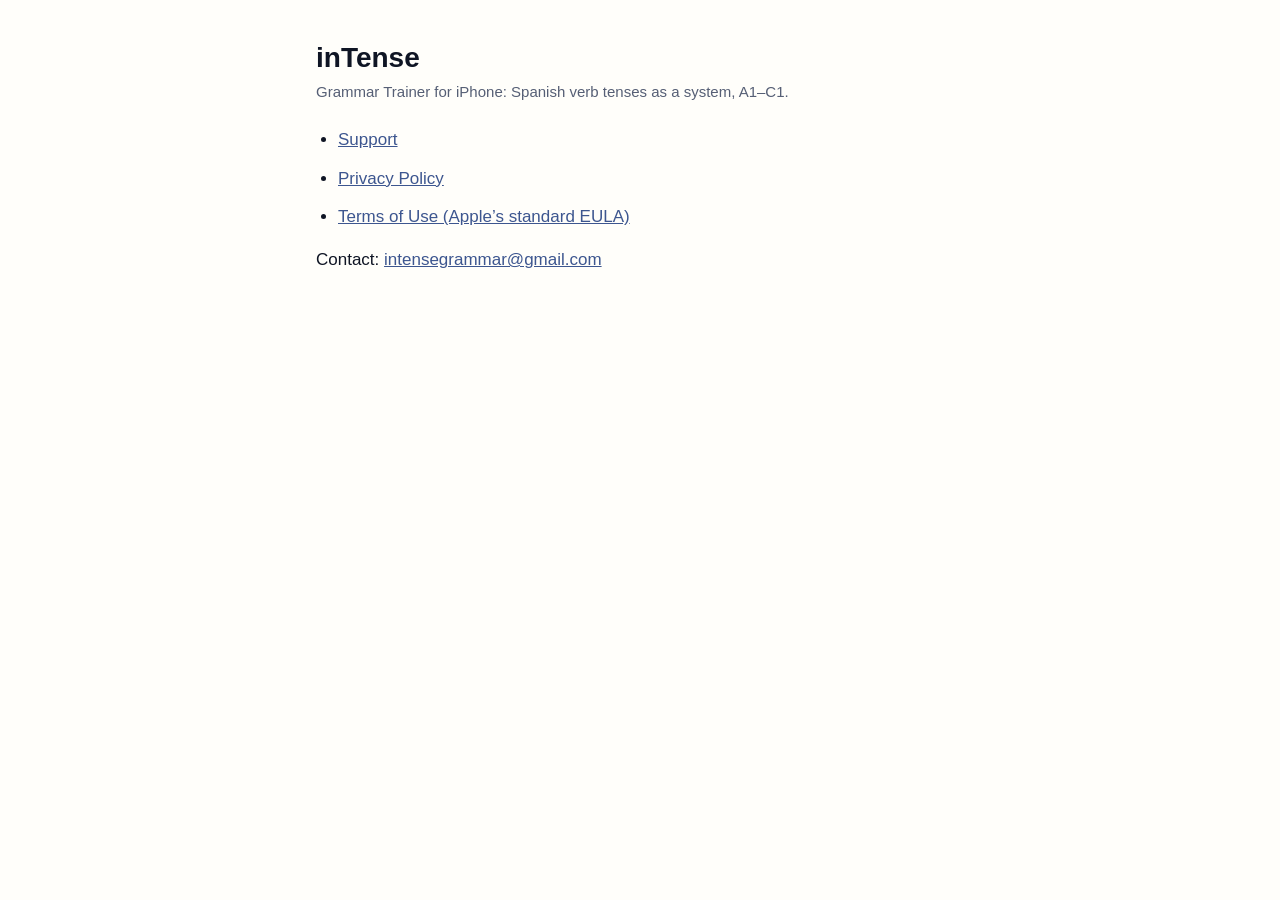
<file: index.html>
<!doctype html>
<html lang="en">
<head>
<meta charset="utf-8">
<meta name="viewport" content="width=device-width, initial-scale=1">
<title>inTense</title>
<link rel="stylesheet" href="style.css">
</head>
<body>
<main>
<h1>inTense</h1>
<p class="meta">Grammar Trainer for iPhone: Spanish verb tenses as a system, A1–C1.</p>
<ul>
<li><a href="support.html">Support</a></li>
<li><a href="privacy.html">Privacy Policy</a></li>
<li><a href="https://www.apple.com/legal/internet-services/itunes/dev/stdeula/">Terms of Use (Apple’s standard EULA)</a></li>
</ul>
<p>Contact: <a href="mailto:intensegrammar@gmail.com">intensegrammar@gmail.com</a></p>
</main>
</body>
</html>
</file>
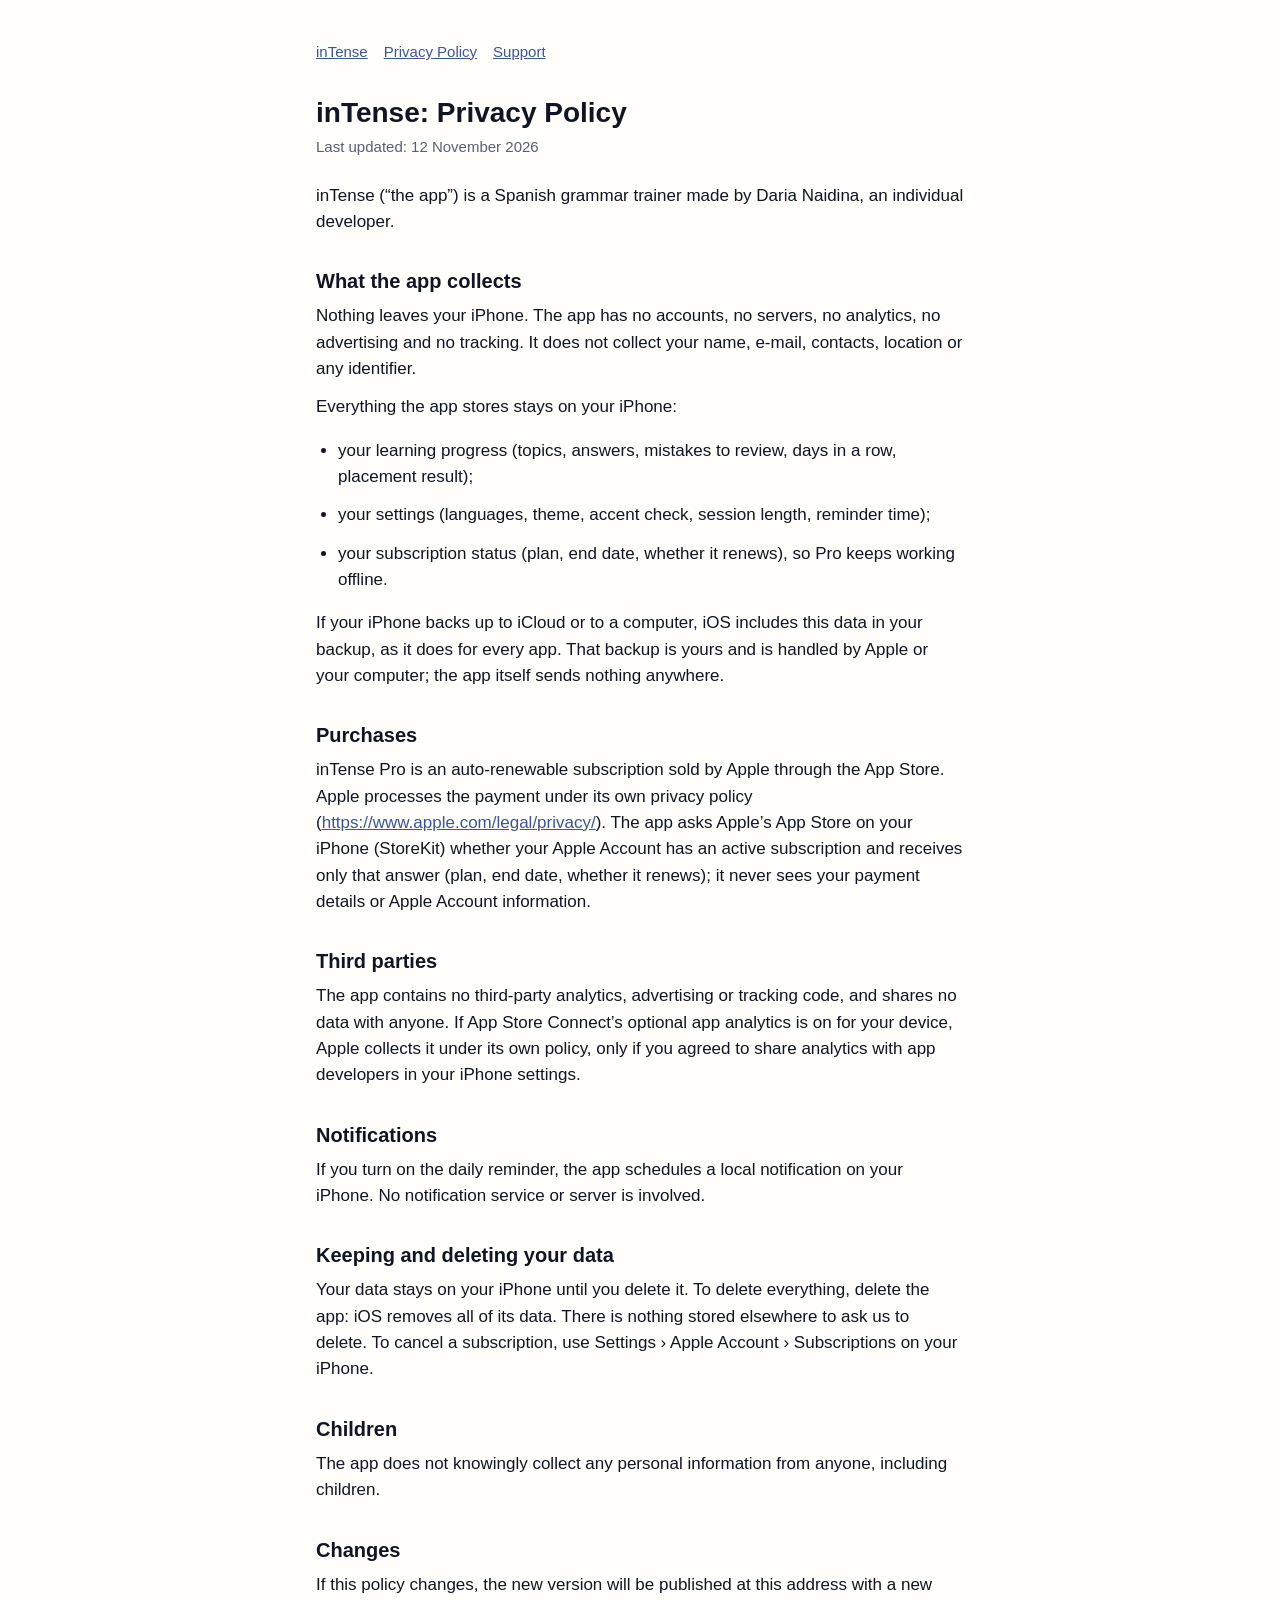
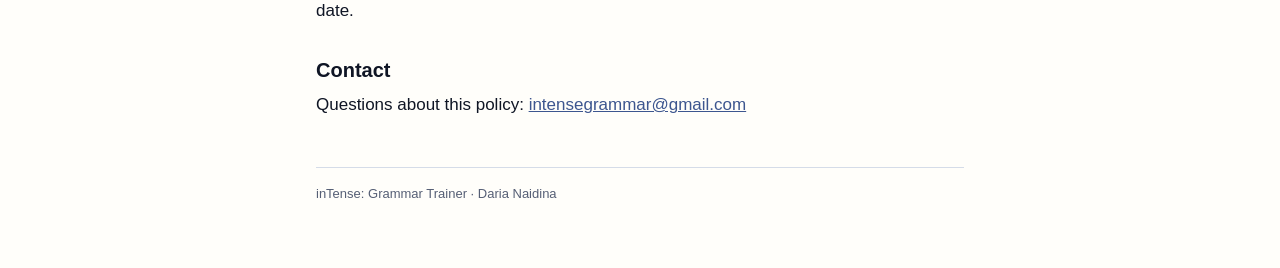
<file: privacy.html>
<!doctype html>
<html lang="en">
<head>
<meta charset="utf-8">
<meta name="viewport" content="width=device-width, initial-scale=1">
<title>inTense: Privacy Policy</title>
<link rel="stylesheet" href="style.css">
</head>
<body>
<main>
<nav><a href="index.html">inTense</a><a href="privacy.html">Privacy Policy</a><a href="support.html">Support</a></nav>
<h1>inTense: Privacy Policy</h1>
<p class="meta">Last updated: 12 November 2026</p>

<p>inTense (“the app”) is a Spanish grammar trainer made by Daria Naidina, an individual developer.</p>

<h2>What the app collects</h2>
<p>Nothing leaves your iPhone. The app has no accounts, no servers, no analytics, no advertising and no tracking. It does not collect your name, e-mail, contacts, location or any identifier.</p>
<p>Everything the app stores stays on your iPhone:</p>
<ul>
<li>your learning progress (topics, answers, mistakes to review, days in a row, placement result);</li>
<li>your settings (languages, theme, accent check, session length, reminder time);</li>
<li>your subscription status (plan, end date, whether it renews), so Pro keeps working offline.</li>
</ul>
<p>If your iPhone backs up to iCloud or to a computer, iOS includes this data in your backup, as it does for every app. That backup is yours and is handled by Apple or your computer; the app itself sends nothing anywhere.</p>

<h2>Purchases</h2>
<p>inTense Pro is an auto-renewable subscription sold by Apple through the App Store. Apple processes the payment under its own privacy policy (<a href="https://www.apple.com/legal/privacy/">https://www.apple.com/legal/privacy/</a>). The app asks Apple’s App Store on your iPhone (StoreKit) whether your Apple Account has an active subscription and receives only that answer (plan, end date, whether it renews); it never sees your payment details or Apple Account information.</p>

<h2>Third parties</h2>
<p>The app contains no third-party analytics, advertising or tracking code, and shares no data with anyone. If App Store Connect’s optional app analytics is on for your device, Apple collects it under its own policy, only if you agreed to share analytics with app developers in your iPhone settings.</p>

<h2>Notifications</h2>
<p>If you turn on the daily reminder, the app schedules a local notification on your iPhone. No notification service or server is involved.</p>

<h2>Keeping and deleting your data</h2>
<p>Your data stays on your iPhone until you delete it. To delete everything, delete the app: iOS removes all of its data. There is nothing stored elsewhere to ask us to delete. To cancel a subscription, use Settings › Apple Account › Subscriptions on your iPhone.</p>

<h2>Children</h2>
<p>The app does not knowingly collect any personal information from anyone, including children.</p>

<h2>Changes</h2>
<p>If this policy changes, the new version will be published at this address with a new date.</p>

<h2>Contact</h2>
<p>Questions about this policy: <a href="mailto:intensegrammar@gmail.com">intensegrammar@gmail.com</a></p>

<footer>inTense: Grammar Trainer · Daria Naidina</footer>
</main>
</body>
</html>
</file>
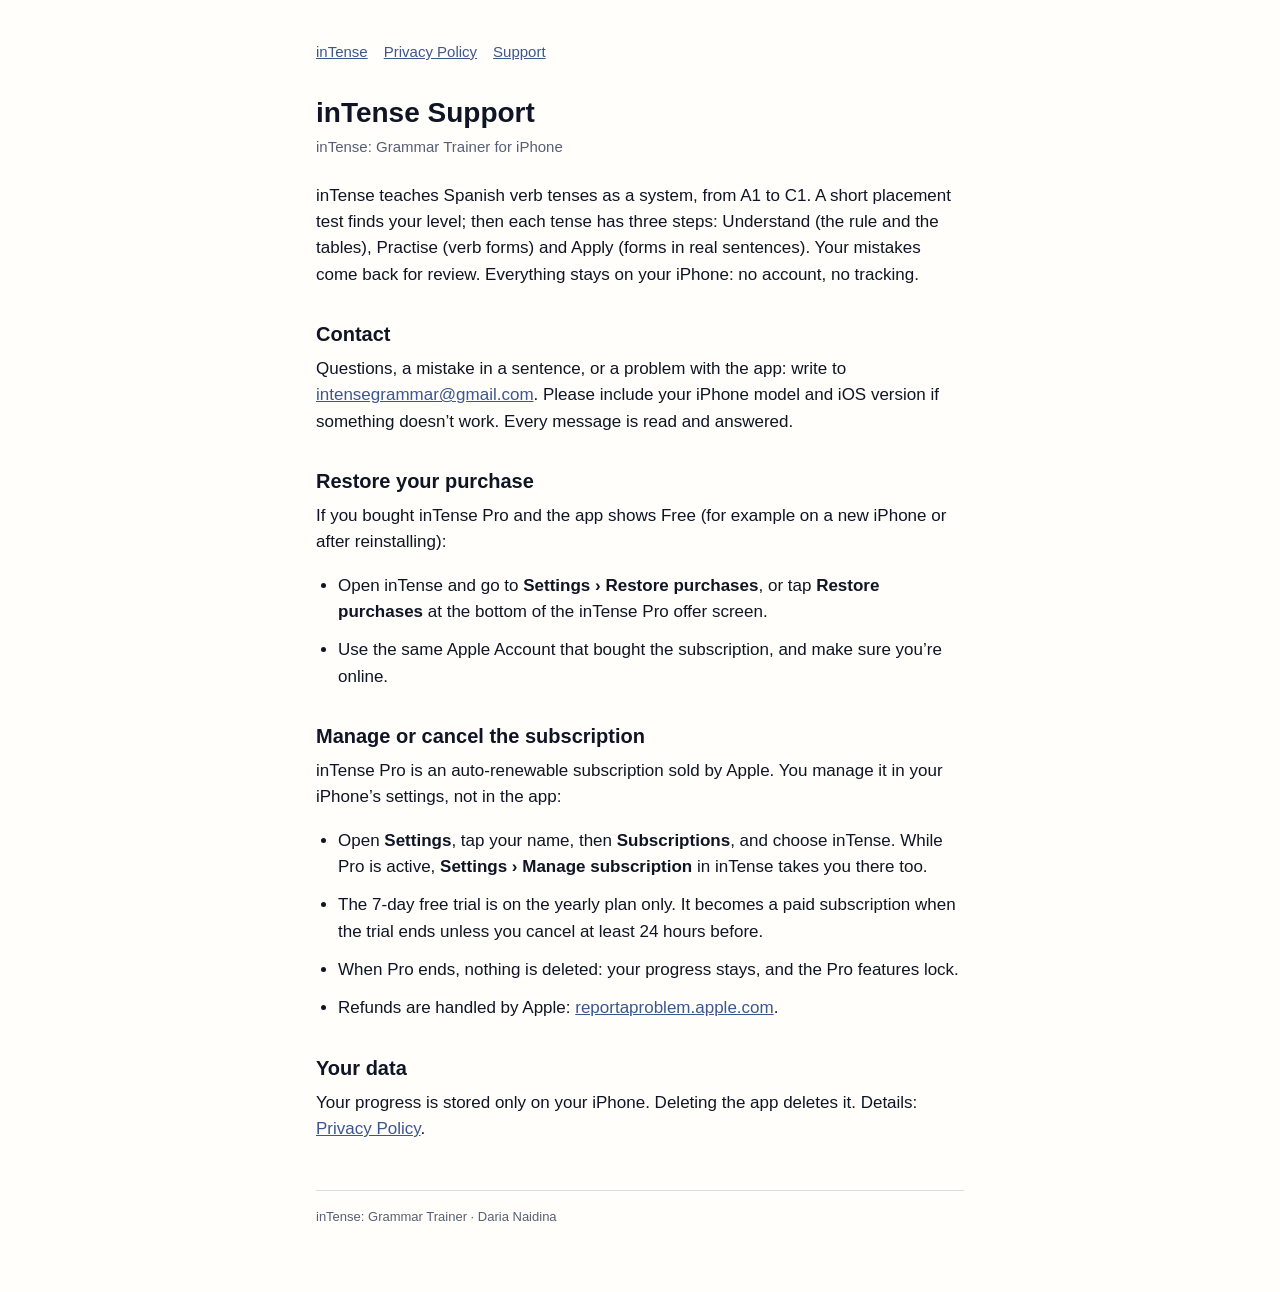
<file: support.html>
<!doctype html>
<html lang="en">
<head>
<meta charset="utf-8">
<meta name="viewport" content="width=device-width, initial-scale=1">
<title>inTense Support</title>
<link rel="stylesheet" href="style.css">
</head>
<body>
<main>
<nav><a href="index.html">inTense</a><a href="privacy.html">Privacy Policy</a><a href="support.html">Support</a></nav>
<h1>inTense Support</h1>
<p class="meta">inTense: Grammar Trainer for iPhone</p>

<p>inTense teaches Spanish verb tenses as a system, from A1 to C1. A short placement test finds your level; then each tense has three steps: Understand (the rule and the tables), Practise (verb forms) and Apply (forms in real sentences). Your mistakes come back for review. Everything stays on your iPhone: no account, no tracking.</p>

<h2>Contact</h2>
<p>Questions, a mistake in a sentence, or a problem with the app: write to <a href="mailto:intensegrammar@gmail.com">intensegrammar@gmail.com</a>. Please include your iPhone model and iOS version if something doesn’t work. Every message is read and answered.</p>

<h2>Restore your purchase</h2>
<p>If you bought inTense Pro and the app shows Free (for example on a new iPhone or after reinstalling):</p>
<ul>
<li>Open inTense and go to <strong>Settings › Restore purchases</strong>, or tap <strong>Restore purchases</strong> at the bottom of the inTense Pro offer screen.</li>
<li>Use the same Apple Account that bought the subscription, and make sure you’re online.</li>
</ul>

<h2>Manage or cancel the subscription</h2>
<p>inTense Pro is an auto-renewable subscription sold by Apple. You manage it in your iPhone’s settings, not in the app:</p>
<ul>
<li>Open <strong>Settings</strong>, tap your name, then <strong>Subscriptions</strong>, and choose inTense. While Pro is active, <strong>Settings › Manage subscription</strong> in inTense takes you there too.</li>
<li>The 7-day free trial is on the yearly plan only. It becomes a paid subscription when the trial ends unless you cancel at least 24 hours before.</li>
<li>When Pro ends, nothing is deleted: your progress stays, and the Pro features lock.</li>
<li>Refunds are handled by Apple: <a href="https://reportaproblem.apple.com">reportaproblem.apple.com</a>.</li>
</ul>

<h2>Your data</h2>
<p>Your progress is stored only on your iPhone. Deleting the app deletes it. Details: <a href="privacy.html">Privacy Policy</a>.</p>

<footer>inTense: Grammar Trainer · Daria Naidina</footer>
</main>
</body>
</html>
</file>
<file: style.css>
:root{--bg:#FFFEFA;--text:#0F1524;--muted:#565F75;--line:#D5DCE8;--link:#3D568F}
@media (prefers-color-scheme:dark){:root{--bg:#263659;--text:#F6F5FA;--muted:#BAC2D4;--line:#4E6399;--link:#B0C8F9}}
*{box-sizing:border-box}
body{margin:0;background:var(--bg);color:var(--text);font:17px/1.55 -apple-system,BlinkMacSystemFont,"Segoe UI",Roboto,Helvetica,Arial,sans-serif}
main{max-width:680px;margin:0 auto;padding:40px 16px 64px}
h1{font-size:28px;line-height:36px;margin:0 0 4px}
h2{font-size:20px;line-height:28px;margin:32px 0 8px}
p,li{margin:0 0 12px}
ul{padding-left:22px}
a{color:var(--link)}
.meta{color:var(--muted);font-size:15px;margin-bottom:24px}
nav{font-size:15px;margin-bottom:32px;color:var(--muted)}
nav a{margin-right:16px}
footer{margin-top:48px;padding-top:16px;border-top:1px solid var(--line);color:var(--muted);font-size:13px}
</file>
